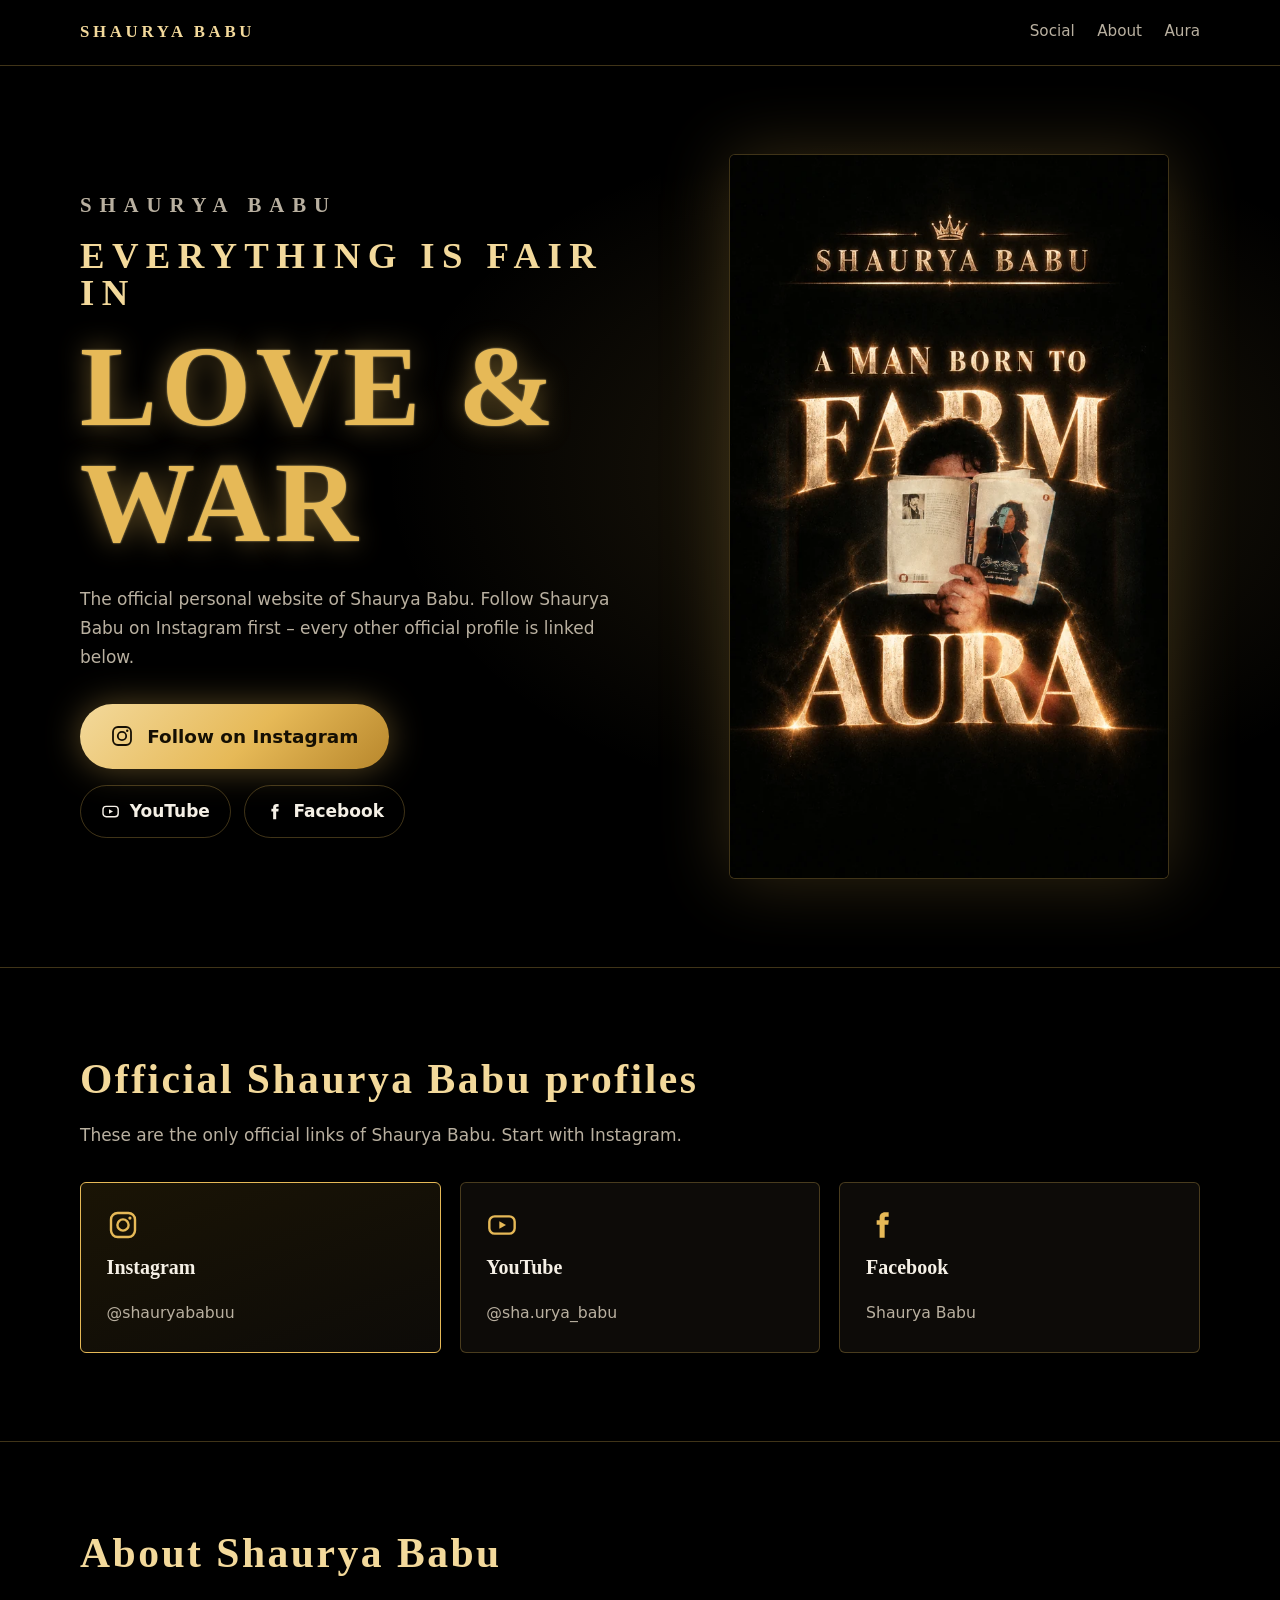
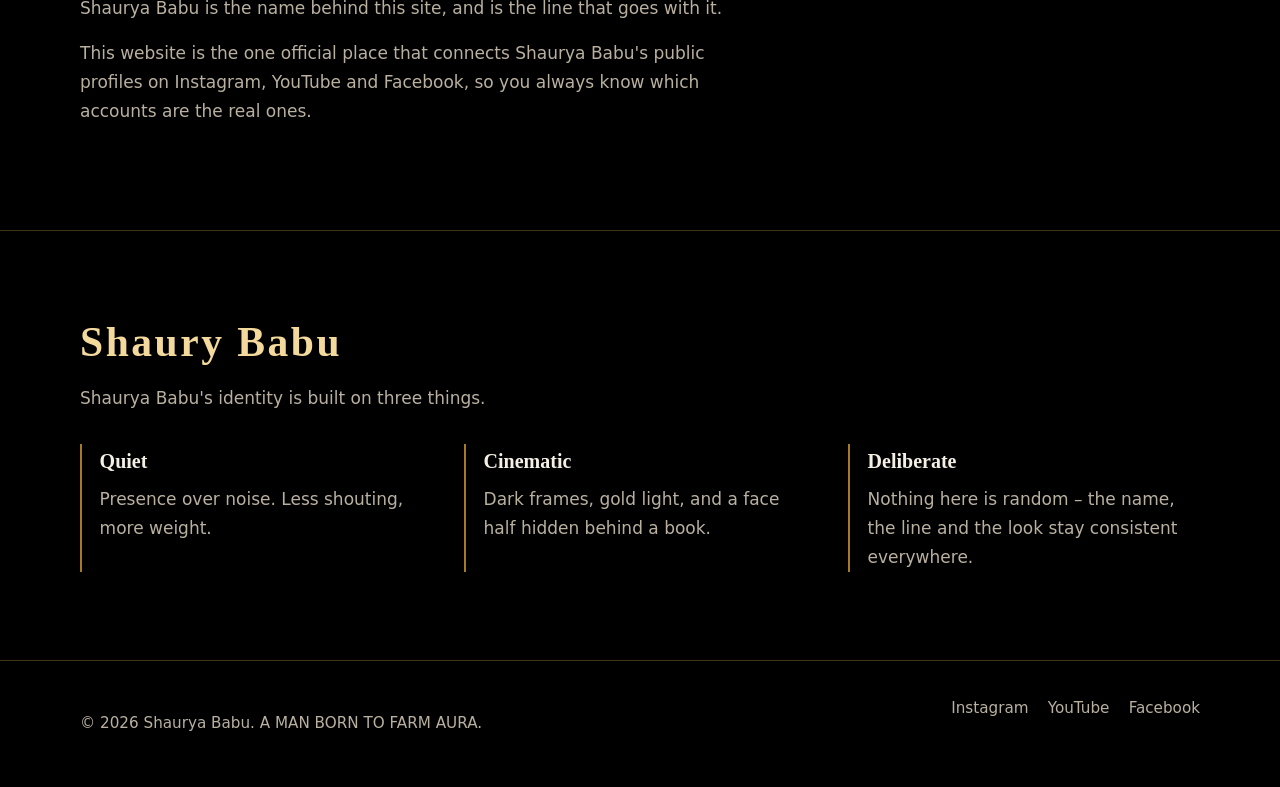
<file: index.html>
<!DOCTYPE html>
<html lang="en">
<head>
  <meta charset="utf-8">
  <meta name="viewport" content="width=device-width, initial-scale=1">
  <title>Shaurya Babu | A MAN BORN TO FARM AURA – Official Website</title>
  <meta name="description" content="Official website of Shaurya Babu – A MAN BORN TO FARM AURA. Find Shaurya Babu's official Instagram, YouTube and Facebook profiles in one place.">
  <meta name="robots" content="index, follow, max-image-preview:large">
  <meta name="theme-color" content="#000000">
  <link rel="icon" href="favicon.svg" type="image/svg+xml">
  <link rel="preload" as="image" href="images/shaurya-aura.webp" imagesrcset="images/shaurya-aura-640.webp 640w, images/shaurya-aura.webp 976w" imagesizes="(max-width:860px) 90vw, 440px" type="image/webp">

  <!-- Open Graph (link preview). og:url, og:image aur canonical final URL milne ke baad add honge -->
  <meta property="og:type" content="website">
  <meta property="og:site_name" content="Shaurya Babu">
  <meta property="og:title" content="Shaurya Babu | A MAN BORN TO FARM AURA">
  <meta property="og:description" content="Official website of Shaurya Babu – A MAN BORN TO FARM AURA. Official Instagram, YouTube and Facebook links.">
  <meta name="twitter:card" content="summary_large_image">

  <link rel="stylesheet" href="style.css">

  <script type="application/ld+json">
  {
    "@context": "https://schema.org",
    "@graph": [
      {
        "@type": "WebSite",
        "name": "Shaurya Babu",
        "alternateName": "Shaurya Babu Official Website",
        "inLanguage": "en"
      },
      {
        "@type": "Person",
        "name": "Shaurya Babu",
        "sameAs": [
          "https://www.instagram.com/shauryababuu",
          "https://www.youtube.com/@sha.urya_babu",
          "https://www.facebook.com/share/18Nz5Gija5/"
        ]
      }
    ]
  }
  </script>
</head>
<body>
  <a class="skip" href="#main">Skip to main content</a>

  <header class="site-header">
    <div class="wrap">
      <a class="brand" href="#top" aria-label="Shaurya Babu – home">Shaurya Babu</a>
      <nav class="site-nav" aria-label="Main navigation">
        <a href="#social">Social</a>
        <a href="#about">About</a>
        <a href="#aura">Aura</a>
      </nav>
    </div>
  </header>

  <main id="main">
    <section class="hero" id="top">
      <div class="wrap">
        <div>
          <h1>
            <span class="name">Shaurya Babu</span>
            <span class="h1-sm">Everything Is Fair In</span>
            <span class="h1-lg">Love & War</span>
          </h1>
          <p class="lead">The official personal website of Shaurya Babu. Follow Shaurya Babu on Instagram first – every other official profile is linked below.</p>

          <!-- SOCIAL LINK 1 (Instagram) – link badalna ho to sirf href badlo -->
          <a class="cta-main" href="https://www.instagram.com/shauryababuu" target="_blank" rel="noopener noreferrer" aria-label="Follow Shaurya Babu on Instagram (opens in a new tab)">
            <svg class="ico" viewBox="0 0 24 24" aria-hidden="true" focusable="false"><rect x="3" y="3" width="18" height="18" rx="5"/><circle cx="12" cy="12" r="4.2"/><circle class="fill" cx="17.2" cy="6.8" r="1.2"/></svg>
            Follow on Instagram
          </a>
          <div class="cta-row">
            <a class="cta-sub" href="https://www.youtube.com/@sha.urya_babu" target="_blank" rel="noopener noreferrer" aria-label="Shaurya Babu on YouTube (opens in a new tab)"><svg class="ico" viewBox="0 0 24 24" aria-hidden="true" focusable="false"><rect x="2.5" y="5.5" width="19" height="13" rx="4"/><path class="fill" d="M10 9.2v5.6l5-2.8z"/></svg> YouTube</a>
            <a class="cta-sub" href="https://www.facebook.com/share/18Nz5Gija5/" target="_blank" rel="noopener noreferrer" aria-label="Shaurya Babu on Facebook (opens in a new tab)"><svg class="ico" viewBox="0 0 24 24" aria-hidden="true" focusable="false"><path class="fill" d="M14 8.5V6.9c0-.7.3-1 1.1-1H17V2.5h-2.6C11.6 2.5 10.2 4.2 10.2 6.6v1.9H8v3.4h2.2v9.6H14v-9.6h2.7l.4-3.4H14z"/></svg> Facebook</a>
          </div>
        </div>

        <!-- HERO IMAGE: images/shaurya-aura.webp (jpg fallback). Image replace karni ho to usi naam se file replace karo. -->
        <figure class="poster">
          <picture>
            <source type="image/webp" srcset="images/shaurya-aura-640.webp 640w, images/shaurya-aura.webp 976w" sizes="(max-width:860px) 90vw, 440px">
            <img src="images/shaurya-aura.jpg" width="976" height="1611" fetchpriority="high" decoding="async"
                 alt="Shaurya Babu – A MAN BORN TO FARM AURA poster: a man holding an open book in front of his face, with glowing gold lettering around him">
          </picture>
        </figure>
      </div>
    </section>

    <section id="social" class="sec-line" aria-labelledby="social-h">
      <div class="wrap">
        <h2 id="social-h">Official Shaurya Babu profiles</h2>
        <p class="prose">These are the only official links of Shaurya Babu. Start with Instagram.</p>
        <div class="social-grid">
          <a class="social-card primary" href="https://www.instagram.com/shauryababuu" target="_blank" rel="noopener noreferrer" aria-label="Open Shaurya Babu's Instagram profile (new tab)">
            <svg class="ico" viewBox="0 0 24 24" aria-hidden="true" focusable="false"><rect x="3" y="3" width="18" height="18" rx="5"/><circle cx="12" cy="12" r="4.2"/><circle class="fill" cx="17.2" cy="6.8" r="1.2"/></svg><h3>Instagram</h3><p>@shauryababuu</p>
          </a>
          <a class="social-card" href="https://www.youtube.com/@sha.urya_babu" target="_blank" rel="noopener noreferrer" aria-label="Open Shaurya Babu's YouTube channel (new tab)">
            <svg class="ico" viewBox="0 0 24 24" aria-hidden="true" focusable="false"><rect x="2.5" y="5.5" width="19" height="13" rx="4"/><path class="fill" d="M10 9.2v5.6l5-2.8z"/></svg><h3>YouTube</h3><p>@sha.urya_babu</p>
          </a>
          <a class="social-card" href="https://www.facebook.com/share/18Nz5Gija5/" target="_blank" rel="noopener noreferrer" aria-label="Open Shaurya Babu's Facebook profile (new tab)">
            <svg class="ico" viewBox="0 0 24 24" aria-hidden="true" focusable="false"><path class="fill" d="M14 8.5V6.9c0-.7.3-1 1.1-1H17V2.5h-2.6C11.6 2.5 10.2 4.2 10.2 6.6v1.9H8v3.4h2.2v9.6H14v-9.6h2.7l.4-3.4H14z"/></svg><h3>Facebook</h3><p>Shaurya Babu</p>
          </a>
        </div>
      </div>
    </section>

    <section id="about" class="sec-line" aria-labelledby="about-h">
      <div class="wrap">
        <h2 id="about-h">About Shaurya Babu</h2>
        <div class="prose">
          <p>Shaurya Babu is the name behind this site, and <strong></strong> is the line that goes with it.</p>
          <p>This website is the one official place that connects Shaurya Babu's public profiles on Instagram, YouTube and Facebook, so you always know which accounts are the real ones.</p>
        </div>
      </div>
    </section>

    <section id="aura" class="sec-line" aria-labelledby="aura-h">
      <div class="wrap">
        <h2 id="aura-h">Shaury Babu</h2>
        <p class="prose">Shaurya Babu's identity is built on three things.</p>
        <div class="aura-grid">
          <div><h3>Quiet</h3><p>Presence over noise. Less shouting, more weight.</p></div>
          <div><h3>Cinematic</h3><p>Dark frames, gold light, and a face half hidden behind a book.</p></div>
          <div><h3>Deliberate</h3><p>Nothing here is random – the name, the line and the look stay consistent everywhere.</p></div>
        </div>
      </div>
    </section>
  </main>

  <footer class="site-footer">
    <div class="wrap">
      <p>&copy; 2026 Shaurya Babu. A MAN BORN TO FARM AURA.</p>
      <nav aria-label="Footer links">
        <a href="https://www.instagram.com/shauryababuu" target="_blank" rel="noopener noreferrer">Instagram</a>
        <a href="https://www.youtube.com/@sha.urya_babu" target="_blank" rel="noopener noreferrer">YouTube</a>
        <a href="https://www.facebook.com/share/18Nz5Gija5/" target="_blank" rel="noopener noreferrer">Facebook</a>
      </nav>
    </div>
  </footer>
</body>
</html>
</file>
<file: style.css>
/* ===== Shaurya Babu — style.css =====
   Colours aur sizes yahin se badal sakte ho (neeche :root me). */
:root{
  --bg:#000;
  --surface:#0d0b08;
  --gold:#e6b957;
  --gold-soft:#f3d99b;
  --gold-deep:#a77a25;
  --text:#f5f0e6;
  --muted:#b9b0a0;
  --line:rgba(230,185,87,.28);
  --serif:"Palatino Linotype","Book Antiqua",Palatino,Georgia,"Times New Roman",serif;
  --sans:system-ui,-apple-system,"Segoe UI",Roboto,Arial,sans-serif;
}
*,*::before,*::after{box-sizing:border-box}
html{scroll-behavior:smooth;-webkit-text-size-adjust:100%}
body{margin:0;background:var(--bg);color:var(--text);font-family:var(--sans);font-size:1.0625rem;line-height:1.7}
img{max-width:100%;height:auto;display:block}
a{color:inherit}
:focus-visible{outline:3px solid var(--gold-soft);outline-offset:3px;border-radius:4px}
.skip{position:absolute;left:-999px;top:0;background:var(--gold);color:#000;padding:.7rem 1rem;z-index:10;font-weight:700}
.skip:focus{left:0}
.wrap{width:min(1120px,100% - 2.5rem);margin-inline:auto}

/* Header */
.site-header{position:sticky;top:0;z-index:5;background:rgba(0,0,0,.88);backdrop-filter:blur(8px);border-bottom:1px solid var(--line)}
.site-header .wrap{display:flex;align-items:center;justify-content:space-between;gap:1rem;padding-block:.9rem}
.brand{font-family:var(--serif);font-weight:700;letter-spacing:.22em;text-transform:uppercase;text-decoration:none;color:var(--gold-soft);font-size:1.05rem}
.site-nav{display:flex;gap:1.4rem}
.site-nav a{text-decoration:none;color:var(--muted);font-size:.95rem;padding:.3rem 0;border-bottom:1px solid transparent;transition:color .2s,border-color .2s}
.site-nav a:hover{color:var(--gold-soft);border-color:var(--gold)}

/* Hero */
.hero{padding-block:clamp(2.5rem,7vw,5.5rem);background:radial-gradient(60% 55% at 72% 45%,rgba(230,185,87,.14),transparent 70%)}
.hero .wrap{display:grid;grid-template-columns:1.05fr .95fr;gap:clamp(2rem,5vw,4.5rem);align-items:center}
h1{margin:0;font-family:var(--serif);font-weight:700;line-height:1;text-transform:uppercase}
h1 span{display:block}
h1 .name{font-size:clamp(1rem,2.2vw,1.3rem);letter-spacing:.38em;color:var(--muted);margin-bottom:1.4rem}
h1 .h1-sm{font-size:clamp(1.4rem,3.6vw,2.3rem);letter-spacing:.2em;color:var(--gold-soft)}
h1 .h1-lg{font-size:clamp(3.4rem,10.5vw,7.2rem);letter-spacing:.04em;margin-top:.15em;color:var(--gold);text-shadow:0 0 28px rgba(230,185,87,.45),0 0 2px rgba(255,226,150,.8)}
.lead{max-width:34rem;margin:1.6rem 0 2rem;color:var(--muted)}

/* Buttons */
.cta-main{display:inline-flex;align-items:center;gap:.8rem;padding:1.05rem 1.9rem;border-radius:999px;background:linear-gradient(135deg,#f3d99b,#e6b957 55%,#b8872c);color:#150f03;font-weight:700;font-size:1.15rem;text-decoration:none;box-shadow:0 0 34px rgba(230,185,87,.38);transition:transform .2s,box-shadow .2s}
.cta-main:hover{transform:translateY(-2px);box-shadow:0 0 46px rgba(230,185,87,.55)}
.cta-main svg{width:1.5rem;height:1.5rem}
.cta-row{display:flex;flex-wrap:wrap;gap:.8rem;margin-top:1rem}
.cta-sub{display:inline-flex;align-items:center;gap:.6rem;padding:.7rem 1.25rem;border:1px solid var(--line);border-radius:999px;text-decoration:none;color:var(--text);font-weight:600;transition:border-color .2s,color .2s,background .2s}
.cta-sub:hover{border-color:var(--gold);color:var(--gold-soft);background:rgba(230,185,87,.07)}
.cta-sub svg{width:1.2rem;height:1.2rem}
svg.ico{fill:none;stroke:currentColor;stroke-width:1.8;stroke-linecap:round;stroke-linejoin:round}
svg.ico .fill{fill:currentColor;stroke:none}

/* Hero image */
.poster{margin:0;justify-self:center;width:min(100%,440px);border-radius:6px;border:1px solid var(--line);overflow:hidden;background:#000;box-shadow:0 0 70px rgba(230,185,87,.22);animation:breathe 7s ease-in-out infinite}
.poster img{width:100%;aspect-ratio:976/1611}
@keyframes breathe{50%{box-shadow:0 0 95px rgba(230,185,87,.34)}}

/* Sections */
section{padding-block:clamp(3rem,7vw,5.5rem)}
h2{margin:0 0 1rem;font-family:var(--serif);font-size:clamp(1.7rem,4vw,2.6rem);letter-spacing:.06em;color:var(--gold-soft);line-height:1.15}
h3{margin:0 0 .4rem;font-family:var(--serif);font-size:1.25rem;color:var(--text)}
.sec-line{border-top:1px solid var(--line)}
.prose{max-width:42rem;color:var(--muted)}
.prose p{margin:0 0 1rem}

/* Social cards */
.social-grid{display:grid;grid-template-columns:repeat(3,1fr);gap:1.2rem;margin-top:2rem}
.social-card{display:flex;flex-direction:column;gap:.6rem;padding:1.6rem;border:1px solid var(--line);border-radius:6px;background:var(--surface);text-decoration:none;transition:border-color .2s,box-shadow .2s}
.social-card:hover{border-color:var(--gold);box-shadow:0 0 30px rgba(230,185,87,.15)}
.social-card svg{width:2rem;height:2rem;color:var(--gold)}
.social-card p{margin:0;color:var(--muted);font-size:.98rem}
.social-card.primary{border-color:var(--gold);background:linear-gradient(160deg,#1a1405,#0d0b08)}

/* Aura */
.aura-grid{display:grid;grid-template-columns:repeat(3,1fr);gap:2rem;margin-top:2rem}
.aura-grid div{border-left:2px solid var(--gold-deep);padding-left:1.1rem}
.aura-grid p{margin:0;color:var(--muted)}

/* Footer */
.site-footer{border-top:1px solid var(--line);padding-block:2.2rem;color:var(--muted);font-size:.95rem}
.site-footer .wrap{display:flex;flex-wrap:wrap;justify-content:space-between;gap:1rem}
.site-footer nav{display:flex;flex-wrap:wrap;gap:1.2rem}
.site-footer a{text-decoration:none}
.site-footer a:hover{color:var(--gold-soft);text-decoration:underline}

/* 404 */
.nf{min-height:70vh;display:grid;place-items:center;text-align:center;padding:2rem}

/* Responsive */
@media (max-width:860px){
  .hero .wrap{grid-template-columns:1fr}
  .poster{order:2}
  .social-grid,.aura-grid{grid-template-columns:1fr}
  .site-nav{gap:1rem}
}
@media (max-width:480px){.site-nav a:nth-child(3){display:none}}
@media (prefers-reduced-motion:reduce){
  html{scroll-behavior:auto}
  *,*::before,*::after{animation:none!important;transition:none!important}
}
</file>
